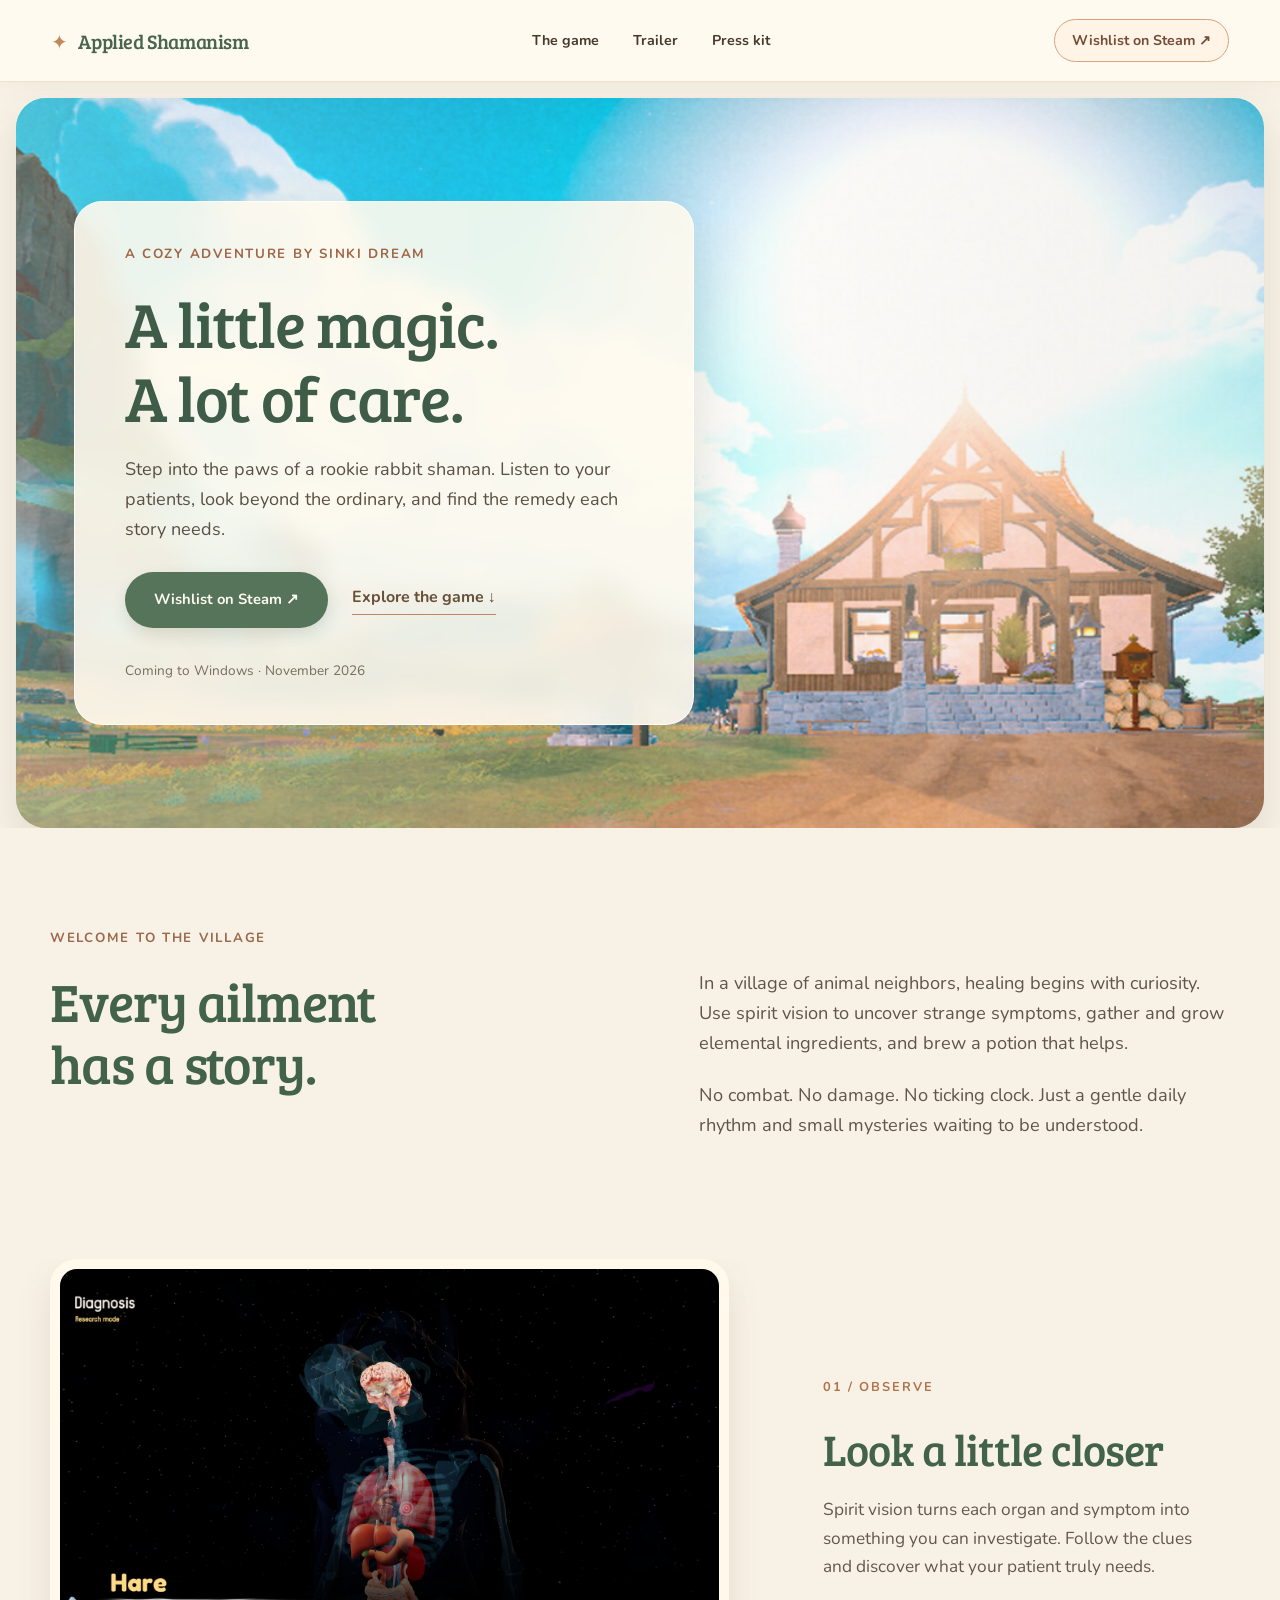
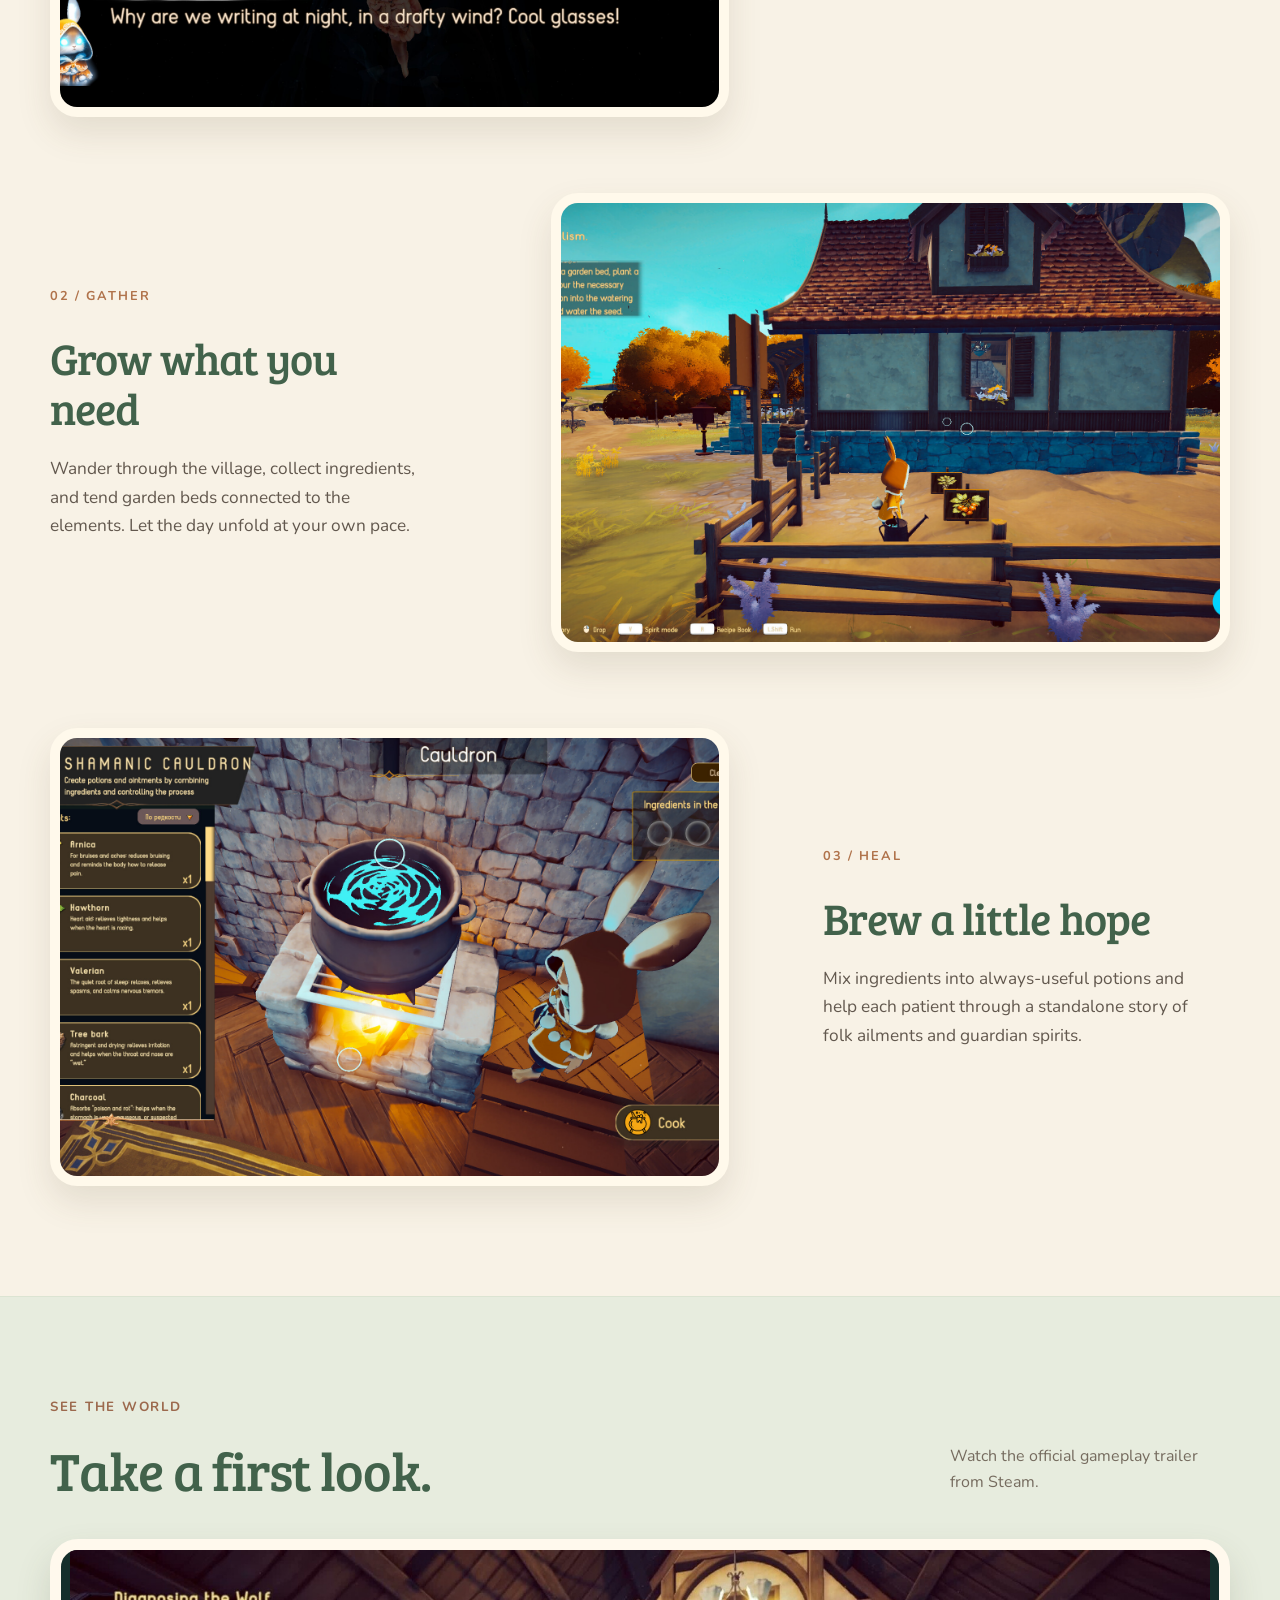
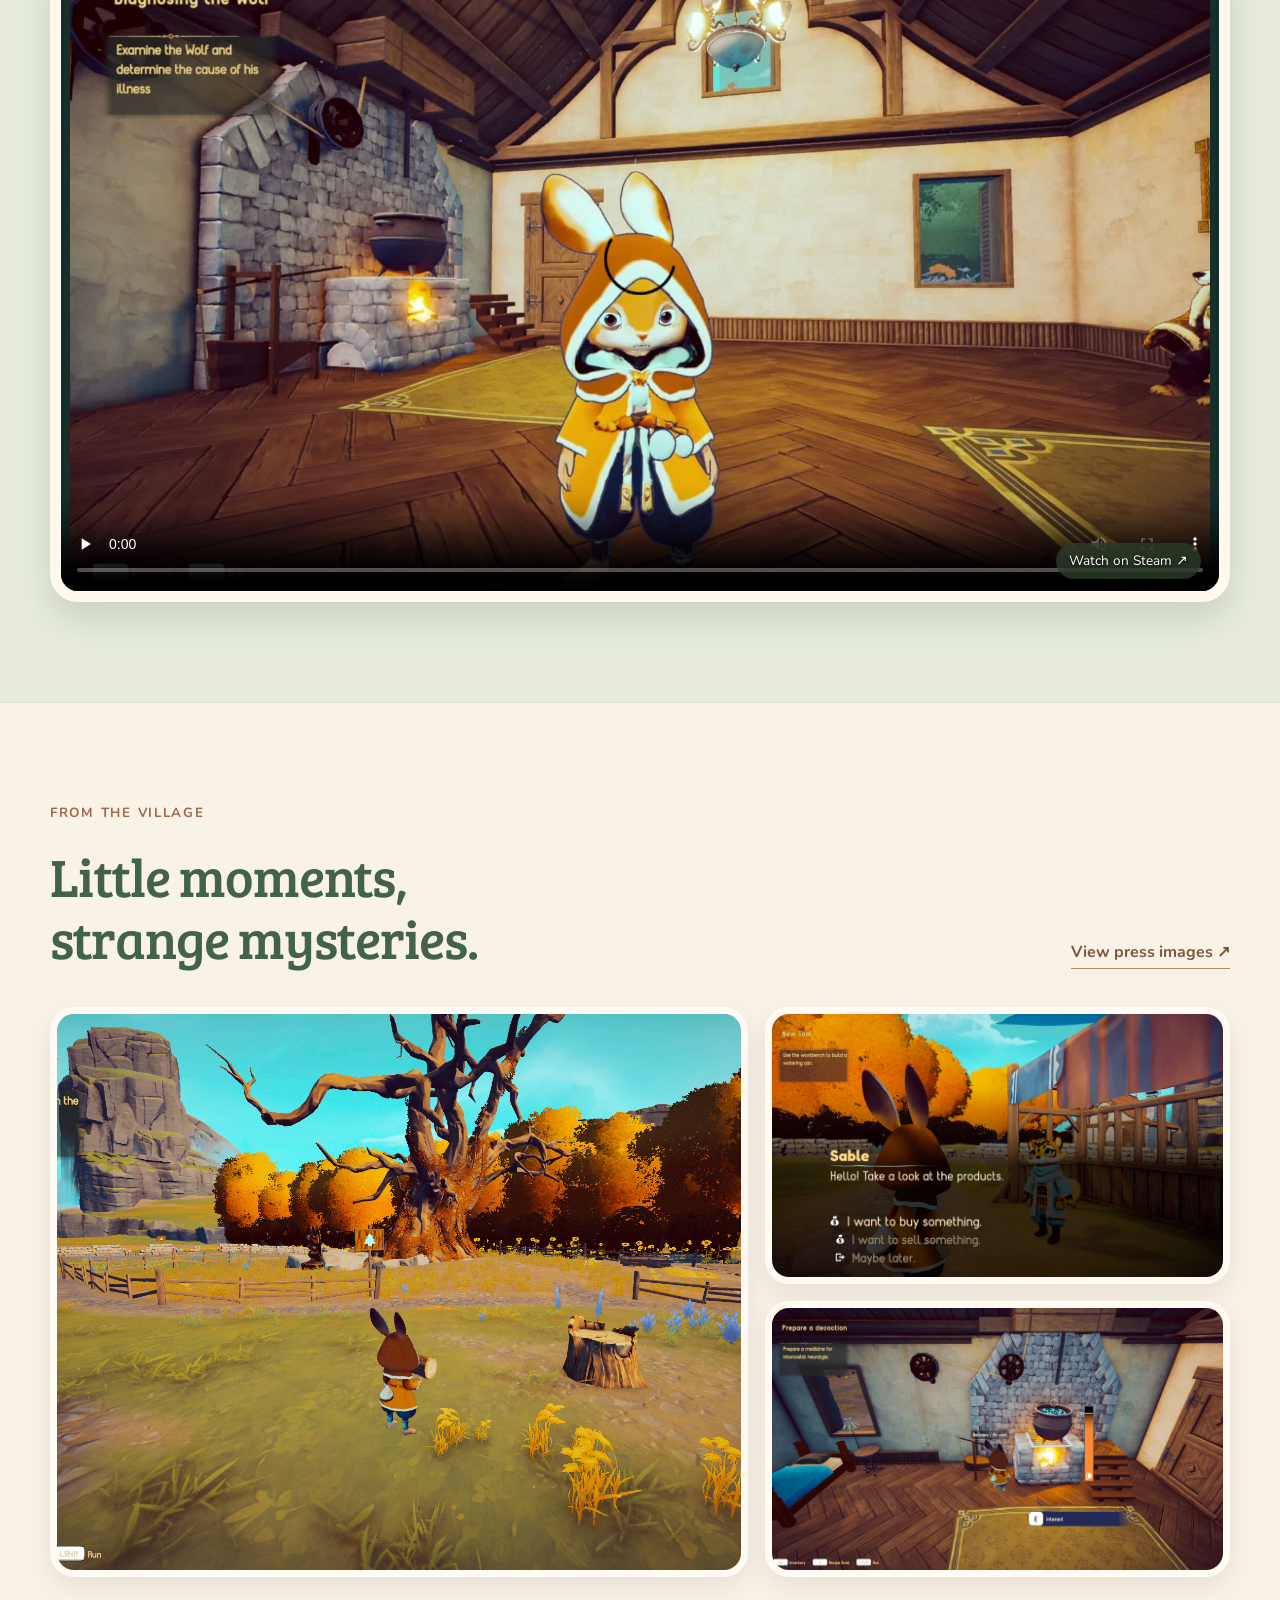
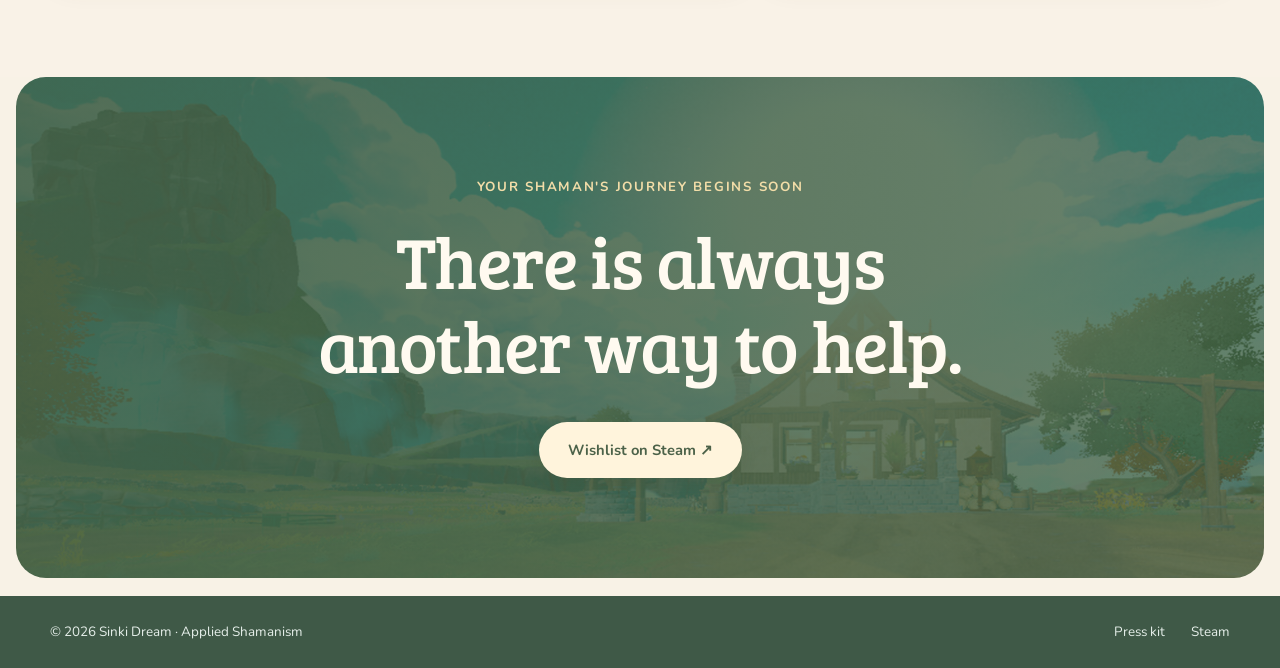
<file: index.html>
<!doctype html>
<html lang="en"><head><meta charset="utf-8"><meta name="viewport" content="width=device-width,initial-scale=1"><meta name="theme-color" content="#203e39"><meta name="description" content="A cozy 3D adventure about a rookie rabbit shaman, curious patients, spirit vision, and always-useful potions."><title>Applied Shamanism — A little magic. A lot of care.</title><link rel="stylesheet" href="styles.css"><link rel="stylesheet" href="cozy.css"></head>
<body><a class="skip" href="#main">Skip to content</a>
<header class="nav"><a class="brand" href="index.html"><span>✦</span> Applied Shamanism</a><nav aria-label="Main navigation"><a href="#story">The game</a><a href="#trailer">Trailer</a><a href="press.html">Press kit</a></nav><a class="steam-top" href="https://store.steampowered.com/app/4434480/Applied_Shamanism/" target="_blank" rel="noopener noreferrer">Wishlist on Steam ↗</a></header>
<main id="main">
<section class="hero"><div class="hero-art"></div><div class="wrap hero-copy"><p class="eyebrow light">A cozy adventure by Sinki Dream</p><h1>A little magic.<br>A lot of care.</h1><p class="hero-lede">Step into the paws of a rookie rabbit shaman. Listen to your patients, look beyond the ordinary, and find the remedy each story needs.</p><div class="actions"><a class="button light-button" href="https://store.steampowered.com/app/4434480/Applied_Shamanism/" target="_blank" rel="noopener noreferrer">Wishlist on Steam ↗</a><a class="line-link" href="#story">Explore the game ↓</a></div><small>Coming to Windows · November 2026</small></div></section>
<section class="intro section" id="story"><div class="wrap intro-grid"><div><p class="eyebrow">Welcome to the village</p><h2>Every ailment<br>has a story.</h2></div><div><p>In a village of animal neighbors, healing begins with curiosity. Use spirit vision to uncover strange symptoms, gather and grow elemental ingredients, and brew a potion that helps.</p><p>No combat. No damage. No ticking clock. Just a gentle daily rhythm and small mysteries waiting to be understood.</p></div></div></section>
<section class="features wrap" aria-label="Game features"><article class="feature"><img data-shot="3" alt="Spirit vision diagnosis in Applied Shamanism" loading="lazy"><div><span>01 / Observe</span><h3>Look a little closer</h3><p>Spirit vision turns each organ and symptom into something you can investigate. Follow the clues and discover what your patient truly needs.</p></div></article><article class="feature reverse"><img data-shot="7" alt="Gardening in Applied Shamanism" loading="lazy"><div><span>02 / Gather</span><h3>Grow what you need</h3><p>Wander through the village, collect ingredients, and tend garden beds connected to the elements. Let the day unfold at your own pace.</p></div></article><article class="feature"><img data-shot="9" alt="Brewing a potion in Applied Shamanism" loading="lazy"><div><span>03 / Heal</span><h3>Brew a little hope</h3><p>Mix ingredients into always-useful potions and help each patient through a standalone story of folk ailments and guardian spirits.</p></div></article></section>
<section class="trailer section" id="trailer"><div class="wrap"><div class="section-head"><div><p class="eyebrow">See the world</p><h2>Take a first look.</h2></div><p>Watch the official gameplay trailer from Steam.</p></div><div class="video-box"><video id="steam-trailer" controls playsinline preload="none" poster="media/trailer-poster.jpg" aria-label="Applied Shamanism gameplay trailer"></video><a href="https://store.steampowered.com/app/4434480/Applied_Shamanism/" target="_blank" rel="noopener noreferrer">Watch on Steam ↗</a></div></div></section>
<section class="gallery section"><div class="wrap"><div class="section-head"><div><p class="eyebrow">From the village</p><h2>Little moments,<br>strange mysteries.</h2></div><a class="line-link" href="press.html#media">View press images ↗</a></div><div class="gallery-grid"><a data-shot-link="0" target="_blank" rel="noopener noreferrer"><img data-shot="0" alt="Applied Shamanism screenshot" loading="lazy"></a><a data-shot-link="4" target="_blank" rel="noopener noreferrer"><img data-shot="4" alt="Applied Shamanism screenshot" loading="lazy"></a><a data-shot-link="8" target="_blank" rel="noopener noreferrer"><img data-shot="8" alt="Applied Shamanism screenshot" loading="lazy"></a></div></div></section>
<section class="closing section"><div class="wrap"><p class="eyebrow light">Your shaman's journey begins soon</p><h2>There is always<br>another way to help.</h2><a class="button light-button" href="https://store.steampowered.com/app/4434480/Applied_Shamanism/" target="_blank" rel="noopener noreferrer">Wishlist on Steam ↗</a></div></section></main>
<footer class="footer"><div class="wrap"><span>© 2026 Sinki Dream · Applied Shamanism</span><div><a href="press.html">Press kit</a><a href="https://store.steampowered.com/app/4434480/Applied_Shamanism/" target="_blank" rel="noopener noreferrer">Steam</a></div></div></footer><script src="site.js"></script></body></html>
</file>
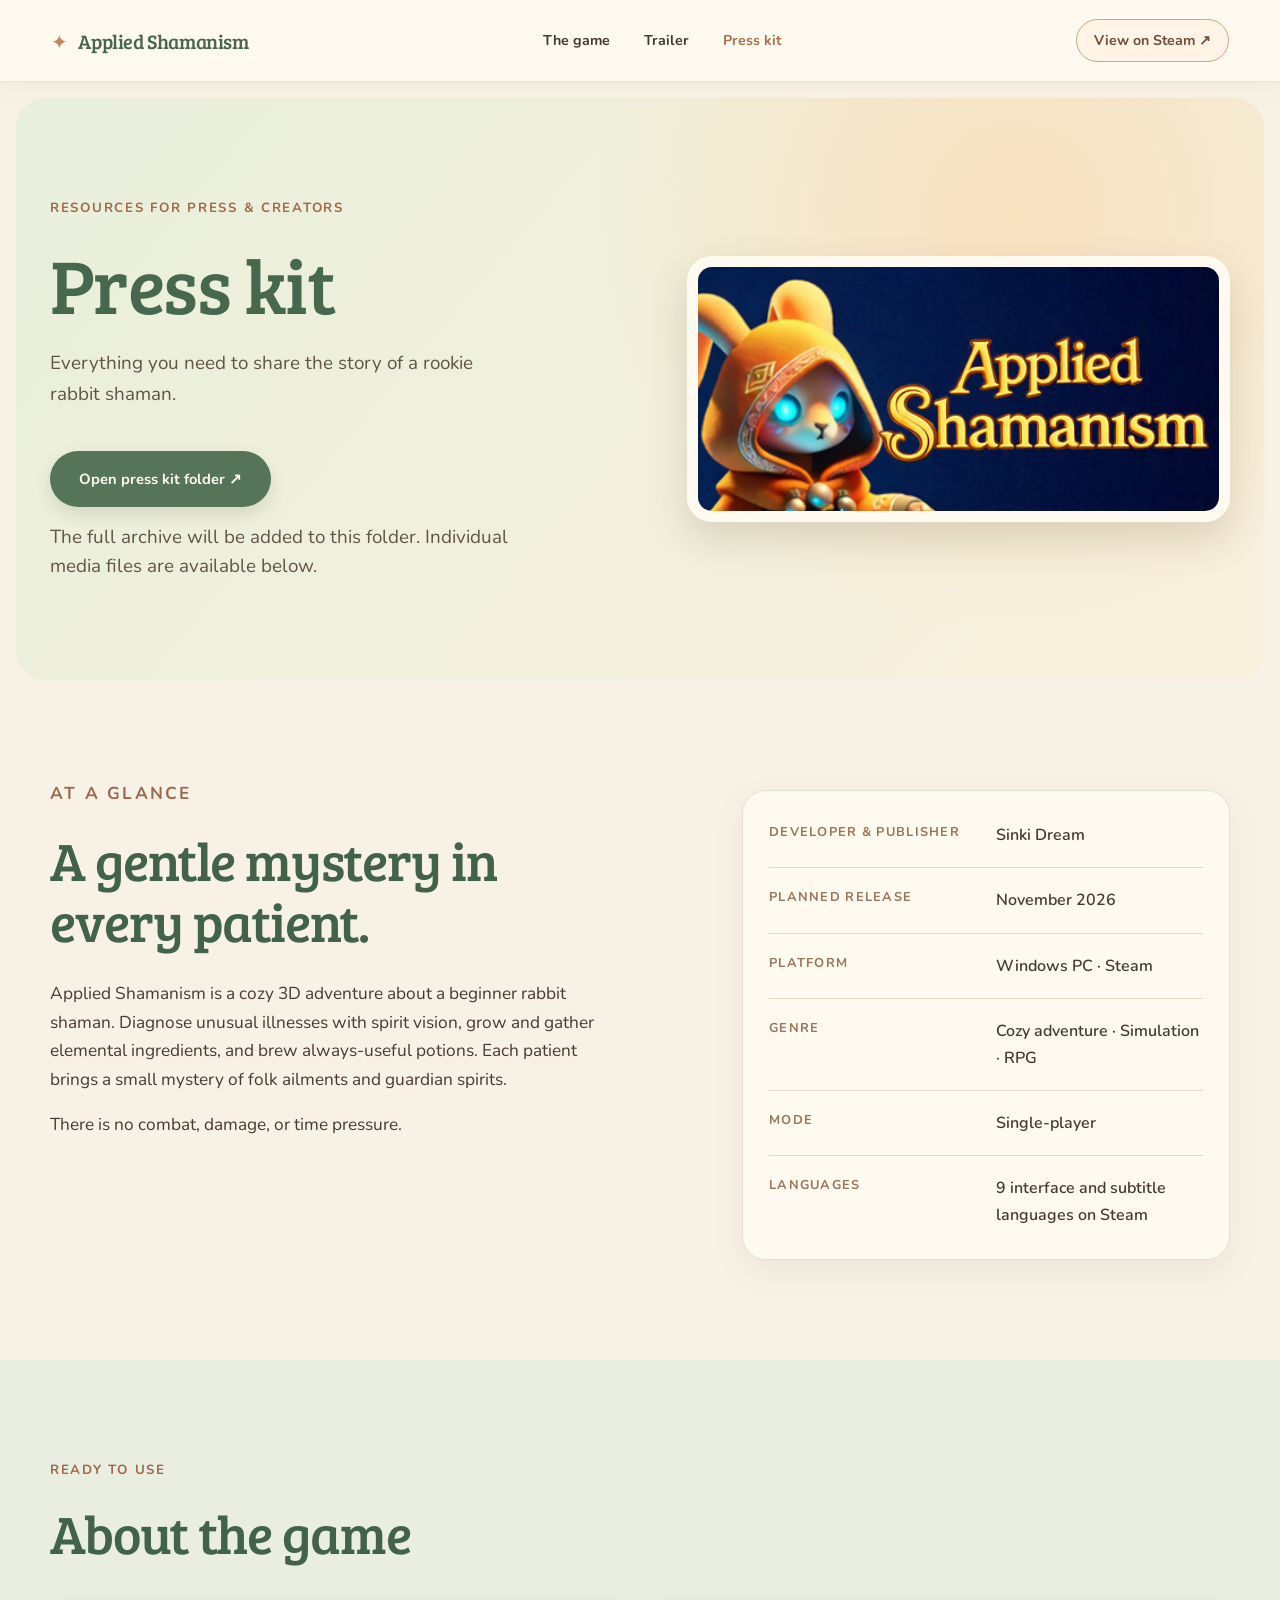
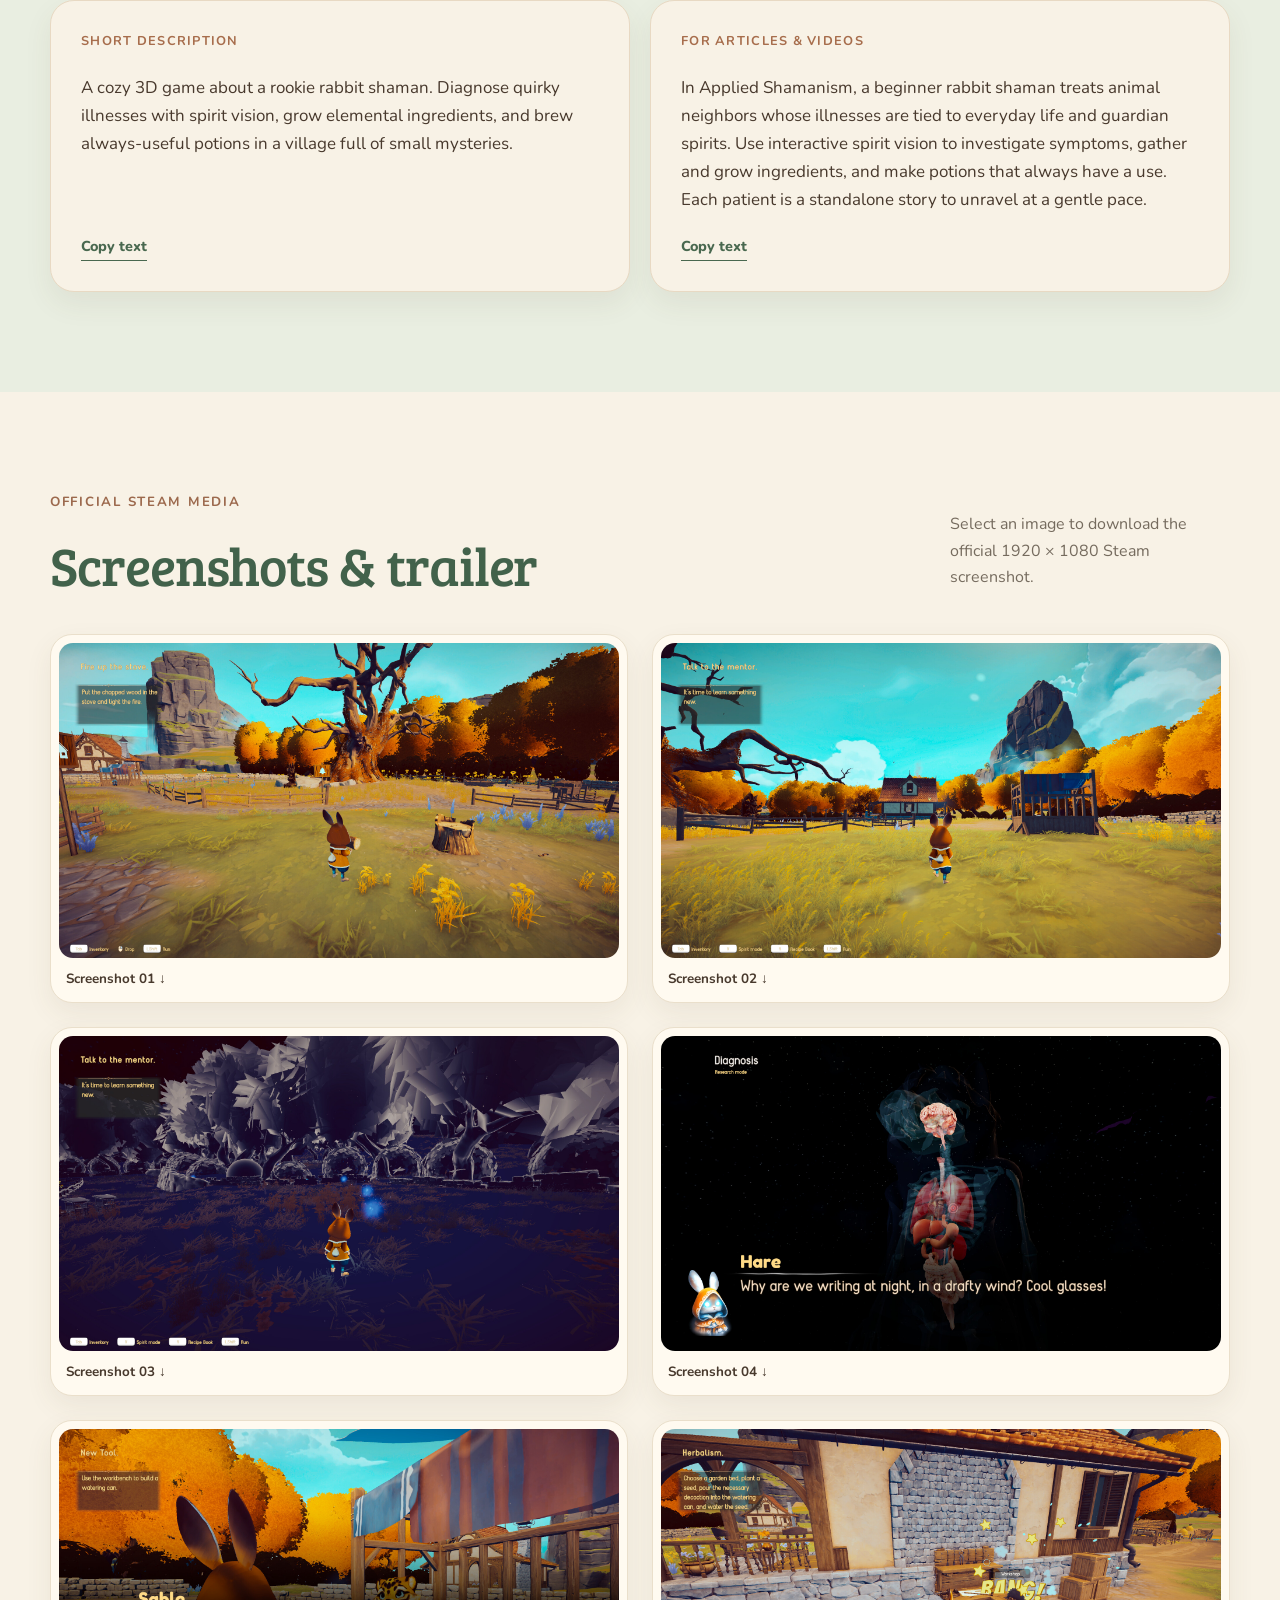
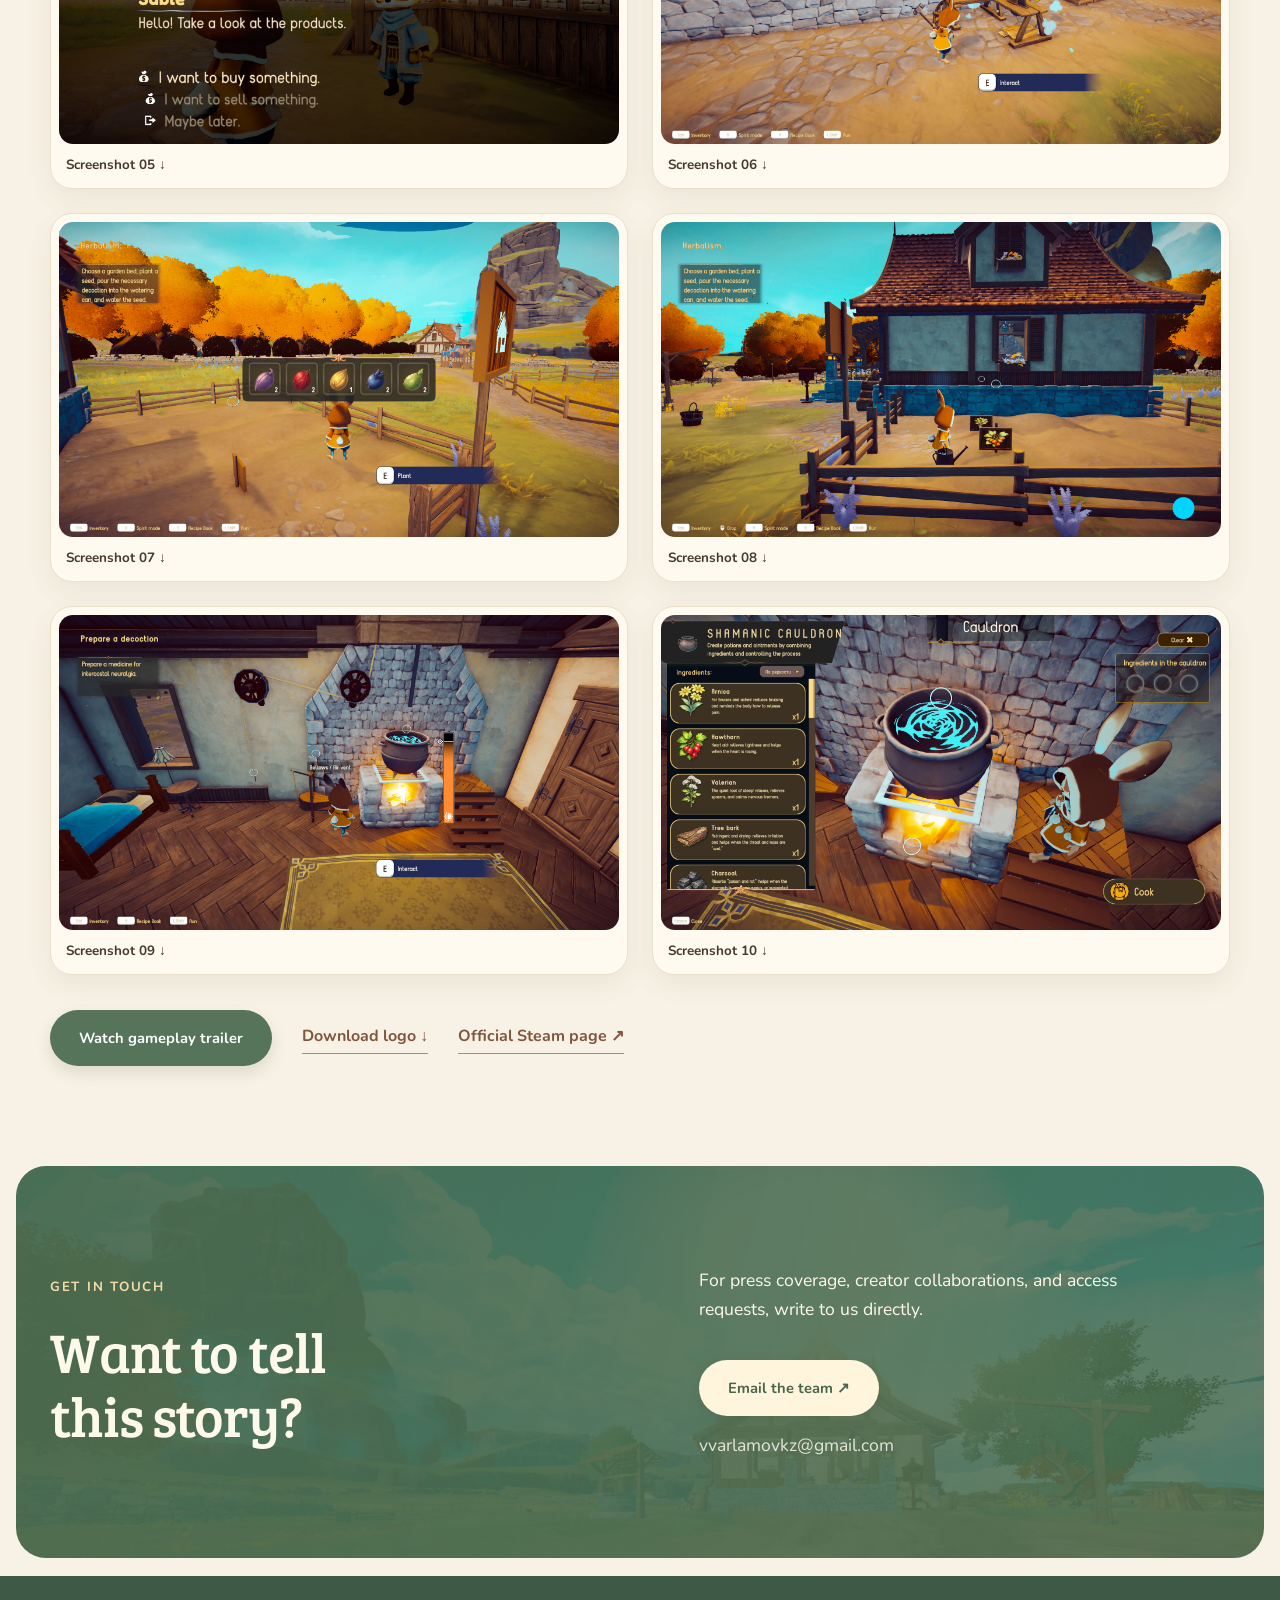
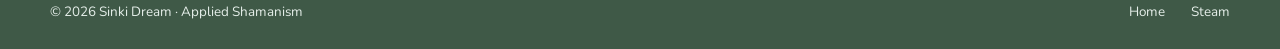
<file: press.html>
<!doctype html>
<html lang="en"><head><meta charset="utf-8"><meta name="viewport" content="width=device-width,initial-scale=1"><meta name="theme-color" content="#203e39"><meta name="description" content="Official facts, screenshots and trailer links for Applied Shamanism by Sinki Dream."><title>Press Kit — Applied Shamanism</title><link rel="stylesheet" href="styles.css"><link rel="stylesheet" href="cozy.css"></head>
<body><a class="skip" href="#main">Skip to content</a><header class="nav"><a class="brand" href="index.html"><span>✦</span> Applied Shamanism</a><nav aria-label="Main navigation"><a href="index.html#story">The game</a><a href="index.html#trailer">Trailer</a><a href="press.html" aria-current="page">Press kit</a></nav><a class="steam-top" href="https://store.steampowered.com/app/4434480/Applied_Shamanism/" target="_blank" rel="noopener noreferrer">View on Steam ↗</a></header>
<main id="main"><section class="press-hero section"><div class="wrap press-hero-grid"><div><p class="eyebrow light">Resources for press & creators</p><h1>Press kit</h1><p>Everything you need to share the story of a rookie rabbit shaman.</p><a class="button light-button" href="https://drive.google.com/drive/folders/1T0v1bz1Yfa0YmZu11VCJZjujCh3SVGoo" target="_blank" rel="noopener noreferrer">Open press kit folder ↗</a><p class="press-folder-note">The full archive will be added to this folder. Individual media files are available below.</p></div><img src="media/steam-header.jpg" alt="Applied Shamanism official Steam header"></div></section>
<section class="section"><div class="wrap press-columns"><div><p class="eyebrow">At a glance</p><h2>A gentle mystery in every patient.</h2><p>Applied Shamanism is a cozy 3D adventure about a beginner rabbit shaman. Diagnose unusual illnesses with spirit vision, grow and gather elemental ingredients, and brew always-useful potions. Each patient brings a small mystery of folk ailments and guardian spirits.</p><p>There is no combat, damage, or time pressure.</p></div><dl class="facts"><div><dt>Developer & publisher</dt><dd>Sinki Dream</dd></div><div><dt>Planned release</dt><dd>November 2026</dd></div><div><dt>Platform</dt><dd>Windows PC · Steam</dd></div><div><dt>Genre</dt><dd>Cozy adventure · Simulation · RPG</dd></div><div><dt>Mode</dt><dd>Single-player</dd></div><div><dt>Languages</dt><dd>9 interface and subtitle languages on Steam</dd></div></dl></div></section>
<section class="copy-section section"><div class="wrap"><p class="eyebrow">Ready to use</p><h2>About the game</h2><div class="copy-grid"><div class="copy-card"><span>Short description</span><p>A cozy 3D game about a rookie rabbit shaman. Diagnose quirky illnesses with spirit vision, grow elemental ingredients, and brew always-useful potions in a village full of small mysteries.</p><button type="button" data-copy>Copy text</button></div><div class="copy-card"><span>For articles & videos</span><p>In Applied Shamanism, a beginner rabbit shaman treats animal neighbors whose illnesses are tied to everyday life and guardian spirits. Use interactive spirit vision to investigate symptoms, gather and grow ingredients, and make potions that always have a use. Each patient is a standalone story to unravel at a gentle pace.</p><button type="button" data-copy>Copy text</button></div></div></div></section>
<section class="section" id="media"><div class="wrap"><div class="section-head"><div><p class="eyebrow">Official Steam media</p><h2>Screenshots & trailer</h2></div><p>Select an image to download the official 1920 × 1080 Steam screenshot.</p></div><div class="press-gallery">
<a data-shot-link="0" target="_blank" rel="noopener noreferrer"><img data-shot="0" alt="Applied Shamanism screenshot 1" loading="lazy"><span>Screenshot 01 ↓</span></a>
<a data-shot-link="1" target="_blank" rel="noopener noreferrer"><img data-shot="1" alt="Applied Shamanism screenshot 2" loading="lazy"><span>Screenshot 02 ↓</span></a>
<a data-shot-link="2" target="_blank" rel="noopener noreferrer"><img data-shot="2" alt="Applied Shamanism screenshot 3" loading="lazy"><span>Screenshot 03 ↓</span></a>
<a data-shot-link="3" target="_blank" rel="noopener noreferrer"><img data-shot="3" alt="Applied Shamanism screenshot 4" loading="lazy"><span>Screenshot 04 ↓</span></a>
<a data-shot-link="4" target="_blank" rel="noopener noreferrer"><img data-shot="4" alt="Applied Shamanism screenshot 5" loading="lazy"><span>Screenshot 05 ↓</span></a>
<a data-shot-link="5" target="_blank" rel="noopener noreferrer"><img data-shot="5" alt="Applied Shamanism screenshot 6" loading="lazy"><span>Screenshot 06 ↓</span></a>
<a data-shot-link="6" target="_blank" rel="noopener noreferrer"><img data-shot="6" alt="Applied Shamanism screenshot 7" loading="lazy"><span>Screenshot 07 ↓</span></a>
<a data-shot-link="7" target="_blank" rel="noopener noreferrer"><img data-shot="7" alt="Applied Shamanism screenshot 8" loading="lazy"><span>Screenshot 08 ↓</span></a>
<a data-shot-link="8" target="_blank" rel="noopener noreferrer"><img data-shot="8" alt="Applied Shamanism screenshot 9" loading="lazy"><span>Screenshot 09 ↓</span></a>
<a data-shot-link="9" target="_blank" rel="noopener noreferrer"><img data-shot="9" alt="Applied Shamanism screenshot 10" loading="lazy"><span>Screenshot 10 ↓</span></a></div><div class="media-links"><a class="button dark-button" href="index.html#trailer">Watch gameplay trailer</a><a class="line-link" href="media/logo.png" download="applied-shamanism-logo.png">Download logo ↓</a><a class="line-link" href="https://store.steampowered.com/app/4434480/Applied_Shamanism/" target="_blank" rel="noopener noreferrer">Official Steam page ↗</a></div></div></section>
<section class="contact section"><div class="wrap contact-grid"><div><p class="eyebrow light">Get in touch</p><h2>Want to tell<br>this story?</h2></div><div><p>For press coverage, creator collaborations, and access requests, write to us directly.</p><a class="button light-button" href="mailto:vvarlamovkz@gmail.com?subject=Applied%20Shamanism%20press%20inquiry">Email the team ↗</a><p class="press-folder-note">vvarlamovkz@gmail.com</p></div></div></section></main>
<footer class="footer"><div class="wrap"><span>© 2026 Sinki Dream · Applied Shamanism</span><div><a href="index.html">Home</a><a href="https://store.steampowered.com/app/4434480/Applied_Shamanism/" target="_blank" rel="noopener noreferrer">Steam</a></div></div></footer><script src="site.js"></script></body></html>
</file>
<file: styles.css>
:root{--forest:#203f3a;--dark:#16312d;--cream:#f6f0e4;--paper:#fcf9f1;--ink:#263e37;--muted:#6d786f;--line:#d8dfd4}
*{box-sizing:border-box}html{scroll-behavior:smooth}body{margin:0;background:var(--paper);color:var(--ink);font:16px/1.65 'DM Sans',Arial,sans-serif}a{color:inherit}img{display:block;max-width:100%}h1,h2,h3,p{margin-top:0}h1,h2,h3{font-family:Fraunces,Georgia,serif;font-weight:500;line-height:1.08;letter-spacing:-.035em}.wrap{width:min(1180px,calc(100% - 64px));margin-inline:auto}.section{padding-block:105px}.eyebrow{font-size:.8rem;font-weight:700;letter-spacing:.18em;text-transform:uppercase;color:#8a765b;margin-bottom:20px}.eyebrow.light{color:#e9d6ad}.skip{position:absolute;top:-80px;left:12px;background:white;padding:10px;z-index:20}.skip:focus{top:12px}
.nav{height:82px;padding-inline:4vw;display:flex;align-items:center;justify-content:space-between;gap:24px;background:var(--paper);position:relative;z-index:2}.brand{font:600 1.25rem Fraunces,Georgia,serif;text-decoration:none;white-space:nowrap}.brand span{color:#ac7f46;margin-right:7px}.nav nav{display:flex;gap:34px}.nav nav a,.steam-top{font-size:.89rem;font-weight:700;text-decoration:none;white-space:nowrap}.nav nav a:hover,.nav nav a[aria-current]{color:#9c7043}.steam-top{border-bottom:1px solid currentColor;padding-bottom:3px}
.hero{height:calc(100svh - 82px);min-height:660px;max-height:890px;display:flex;align-items:center;background:var(--forest);color:white;position:relative;overflow:hidden}.hero-art{position:absolute;inset:0;background:linear-gradient(90deg,rgba(13,46,40,.94),rgba(13,46,40,.70) 44%,rgba(13,46,40,.12)),linear-gradient(0deg,rgba(13,40,36,.45),transparent 40%),url('media/library-hero.jpg') center/cover no-repeat}.hero-copy{position:relative;padding-block:55px}.hero h1{font-size:clamp(4rem,8.5vw,8rem);color:#fff4df;margin-bottom:28px}.hero-lede{font-size:1.2rem;max-width:560px;color:#f2ede2}.actions{display:flex;align-items:center;gap:35px;margin-top:35px}.button{display:inline-flex;align-items:center;min-height:56px;padding:13px 25px;text-decoration:none;font-size:.92rem;font-weight:700;transition:transform .2s,background .2s}.button:hover{transform:translateY(-2px)}.light-button{background:var(--cream);color:var(--dark)}.light-button:hover{background:white}.dark-button{background:var(--forest);color:white}.dark-button:hover{background:#315950}.line-link{text-decoration:none;border-bottom:1px solid currentColor;padding-bottom:3px;font-weight:700}.hero small{display:block;margin-top:50px;color:#e3dfd1;font-size:.85rem}
.intro-grid{display:grid;grid-template-columns:1fr 1fr;gap:10%}.intro h2,.section-head h2,.press-columns h2,.copy-section h2{font-size:clamp(3rem,5vw,5.3rem);margin-bottom:0}.intro-grid>div:last-child{padding-top:40px;font-size:1.13rem}.intro-grid p+p{margin-top:22px}.features{padding-bottom:110px}.feature{display:grid;grid-template-columns:1.25fr .75fr;align-items:center;gap:9%;margin-bottom:90px}.feature:last-child{margin-bottom:0}.feature.reverse{grid-template-columns:.75fr 1.25fr}.feature.reverse img{order:2}.feature img{width:100%;aspect-ratio:1.48;object-fit:cover;background:#d8e0d7}.feature>div{max-width:370px}.feature span{display:block;color:#9c7a4d;font-size:.8rem;font-weight:700;letter-spacing:.16em;text-transform:uppercase;margin-bottom:26px}.feature h3{font-size:clamp(2.7rem,4vw,4.3rem);margin-bottom:22px}.feature p{font-size:1.08rem}.trailer,.copy-section{background:#e9eee7}.section-head{display:flex;justify-content:space-between;align-items:end;gap:30px;margin-bottom:38px}.section-head>p{max-width:280px;margin-bottom:5px;color:var(--muted)}.video-box{position:relative;aspect-ratio:16/9;max-height:665px;background:#152f2b}.video-box video{display:block;width:100%;height:100%}.video-box>a{position:absolute;bottom:12px;right:18px;color:white;font-size:.85rem;text-shadow:0 1px 3px #000}.gallery-grid{display:grid;grid-template-columns:1.5fr 1fr;grid-template-rows:1fr 1fr;gap:16px;height:570px}.gallery-grid a{overflow:hidden;background:#d7e1d7}.gallery-grid a:first-child{grid-row:span 2}.gallery-grid img{width:100%;height:100%;object-fit:cover;transition:transform .5s}.gallery-grid a:hover img{transform:scale(1.04)}.closing{text-align:center;color:var(--cream);background:linear-gradient(90deg,rgba(22,56,50,.96),rgba(22,56,50,.78)),url('media/library-hero.jpg') center/cover}.closing h2{font-size:clamp(3.6rem,7vw,7rem);margin-bottom:35px}.footer{background:var(--dark);color:#e5eee9;padding-block:25px;font-size:.84rem}.footer>.wrap,.footer .wrap>div{display:flex;justify-content:space-between;gap:26px}.footer a{text-decoration:none}.footer a:hover{text-decoration:underline}
.press-hero{background:var(--forest);color:var(--cream)}.press-hero-grid{display:grid;grid-template-columns:1fr 1fr;align-items:center;gap:8%}.press-hero h1{font-size:clamp(5rem,8vw,8rem);margin-bottom:20px}.press-hero p:not(.eyebrow){font-size:1.18rem;max-width:460px}.press-hero .button{margin-top:22px}.press-hero img{width:100%;box-shadow:22px 22px 0 rgba(216,170,101,.28)}.press-columns{display:grid;grid-template-columns:1fr .85fr;gap:12%}.press-columns h2{margin-bottom:28px}.press-columns p{font-size:1.08rem}.facts{margin:10px 0 0;border-top:1px solid var(--line)}.facts>div{display:grid;grid-template-columns:1fr 1fr;gap:20px;border-bottom:1px solid var(--line);padding:19px 0}.facts dt{font-size:.8rem;text-transform:uppercase;letter-spacing:.1em;font-weight:700;color:#80765f}.facts dd{margin:0;font-weight:600}.copy-section h2{margin-bottom:36px}.copy-grid{display:grid;grid-template-columns:1fr 1fr;gap:20px}.copy-card{background:var(--paper);min-height:285px;padding:30px;display:flex;flex-direction:column;align-items:start}.copy-card span{font-size:.8rem;letter-spacing:.1em;text-transform:uppercase;color:#8a704e;font-weight:700}.copy-card p{font-size:1.06rem;margin:22px 0;flex:1}.copy-card button{font:700 .85rem 'DM Sans',Arial,sans-serif;color:var(--forest);background:none;border:0;border-bottom:1px solid currentColor;padding:0 0 4px;cursor:pointer}.press-gallery{display:grid;grid-template-columns:repeat(2,1fr);gap:22px}.press-gallery a{text-decoration:none;font-size:.84rem;font-weight:700}.press-gallery img{width:100%;aspect-ratio:16/9;object-fit:cover;background:#d7e1d7}.press-gallery span{display:block;padding-block:8px}.media-links{display:flex;align-items:center;gap:30px;margin-top:35px}.contact{background:var(--forest);color:var(--cream)}.contact-grid{display:grid;grid-template-columns:1fr 1fr;align-items:center;gap:10%}.contact h2{font-size:clamp(3rem,5vw,5.5rem);margin:0}.contact p:not(.eyebrow){font-size:1.1rem;max-width:480px}.contact .button{margin-top:18px}
@media(max-width:900px){.nav nav{gap:16px}.steam-top{display:none}.section{padding-block:80px}.feature,.feature.reverse{gap:6%}.gallery-grid{height:450px}}@media(max-width:650px){.wrap{width:min(calc(100% - 36px),500px)}.nav{height:72px;padding-inline:18px}.brand{font-size:1rem}.brand span{margin-right:2px}.nav nav{gap:14px}.nav nav a{font-size:.76rem}.nav nav a:first-child{display:none}.hero{height:auto;min-height:680px}.hero-art{background:linear-gradient(90deg,rgba(13,46,40,.87),rgba(13,46,40,.48)),linear-gradient(0deg,rgba(13,40,36,.55),transparent 70%),url('media/library-hero.jpg') 60% center/cover}.hero h1{font-size:clamp(2.85rem,12vw,3.4rem)}.hero-lede{font-size:1.05rem}.actions{align-items:start;flex-direction:column;gap:24px}.hero small{margin-top:34px}.intro-grid,.feature,.feature.reverse,.press-hero-grid,.press-columns,.contact-grid{grid-template-columns:1fr;gap:28px}.intro-grid>div:last-child{padding:0}.feature{margin-bottom:60px}.feature.reverse img{order:0}.feature>div{max-width:none}.feature h3{font-size:2.8rem}.section-head{display:block}.section-head>.line-link{display:inline-block;margin-top:18px}.gallery-grid{height:auto;grid-template-columns:1fr 1fr;grid-template-rows:auto}.gallery-grid a:first-child{grid-column:span 2;grid-row:auto}.gallery-grid a{aspect-ratio:1.4}.gallery-grid a:first-child{aspect-ratio:1.5}.press-hero img{box-shadow:12px 12px 0 rgba(216,170,101,.28)}.copy-grid,.press-gallery{grid-template-columns:1fr}.copy-card{min-height:0}.media-links{align-items:start;flex-direction:column;gap:22px}.footer>.wrap{display:block}.footer .wrap>div{margin-top:10px}.section{padding-block:65px}}@media(prefers-reduced-motion:reduce){html{scroll-behavior:auto}*,*:before,*:after{transition:none!important;animation:none!important}}
</file>
<file: cozy.css>
@import url('https://fonts.googleapis.com/css2?family=Bree+Serif&family=Nunito:wght@400;500;600;700;800&display=swap');

/* A warm field-journal skin over the shared responsive layout. */
:root {
  --forest: #496c52;
  --dark: #3f5d49;
  --cream: #fff9ec;
  --paper: #f8f2e6;
  --ink: #48392d;
  --muted: #756b5e;
  --line: #e5d9c5;
}
body {
  color: var(--ink);
  background: var(--paper);
  font-family: Nunito, Arial, sans-serif;
}
h1, h2, h3, .brand {
  font-family: 'Bree Serif', Georgia, serif;
  font-weight: 400;
  letter-spacing: -.02em;
}
h1, h2, h3 { line-height: 1.15; }
.section { padding-block: 100px; }
.eyebrow {
  color: #9c694d;
  font-size: .83rem;
  letter-spacing: .13em;
}
.eyebrow.light { color: #f2dda8; }
.nav {
  background: #fffaf0;
  border-bottom: 1px solid #eee2cc;
  box-shadow: 0 4px 22px rgba(96, 67, 40, .05);
}
.brand { color: #486550; }
.brand span { color: #c48858; }
.nav nav a, .steam-top { font-family: Nunito, Arial, sans-serif; }
.nav nav a:hover, .nav nav a[aria-current] { color: #ad6b45; }
.steam-top {
  border: 1px solid #d5a37d;
  border-radius: 999px;
  padding: 9px 17px;
  background: #fff4e6;
  color: #744c37;
  transition: background .2s, transform .2s;
}
.steam-top:hover { background: #ffe8d0; transform: translateY(-2px); }
.button {
  border-radius: 999px;
  padding-inline: 29px;
  box-shadow: 0 7px 16px rgba(65, 68, 42, .14);
  font-family: Nunito, Arial, sans-serif;
}
.light-button {
  color: #fffaf0;
  background: #55745a;
}
.light-button:hover { background: #436248; }
.dark-button { background: #55745a; }
.dark-button:hover { background: #436248; }
.line-link { color: #80563e; border-color: #bc8766; }
.hero {
  width: min(1500px, calc(100% - 32px));
  height: min(730px, calc(100svh - 112px));
  min-height: 650px;
  max-height: none;
  margin: 16px auto 0;
  border-radius: 30px;
  background: #d9dfc9;
  box-shadow: 0 19px 42px rgba(68, 61, 43, .13);
}
.hero-art {
  background:
    linear-gradient(90deg, rgba(232, 231, 206, .32), rgba(249, 237, 203, .06) 48%, rgba(90, 79, 56, .07)),
    url('media/library-hero.jpg') center / cover no-repeat;
}
.hero-copy {
  width: min(620px, calc(100% - 64px));
  margin-left: max(4.5vw, calc((100vw - 1180px) / 2));
  margin-right: auto;
  padding: 42px 50px;
  color: #493a2f;
  background: rgba(255, 250, 238, .9);
  border: 1px solid rgba(255, 255, 255, .85);
  border-radius: 28px;
  box-shadow: 0 20px 52px rgba(63, 69, 45, .17);
  backdrop-filter: blur(12px);
}
.hero .eyebrow.light { color: #a16647; }
.hero h1 {
  font-size: clamp(3.4rem, 5vw, 5.5rem);
  color: #3e5c47;
  margin-bottom: 22px;
}
.hero-lede {
  font-size: 1.13rem;
  line-height: 1.65;
  color: #5b5045;
}
.hero .line-link { color: #675037; }
.hero small { color: #786d5d; margin-top: 32px; }
.actions { gap: 24px; margin-top: 27px; }
.intro {
  position: relative;
  background: var(--paper);
}
.intro h2, .section-head h2, .press-columns h2, .copy-section h2 {
  font-size: clamp(2.8rem, 4.2vw, 4.6rem);
  color: #42624b;
}
.intro-grid > div:last-child {
  color: #60554b;
  font-size: 1.14rem;
}
.features { padding-bottom: 110px; }
.feature { gap: 8%; margin-bottom: 76px; }
.feature img {
  border: 10px solid #fff9eb;
  border-radius: 27px;
  box-shadow: 0 16px 34px rgba(90, 75, 48, .13);
}
.feature span { color: #b0734b; }
.feature h3 {
  color: #42624b;
  font-size: clamp(2.35rem, 3.4vw, 3.6rem);
}
.feature p { color: #62584e; }
.trailer {
  background: #e7ecdE;
  border-block: 1px solid #dce4d2;
}
.video-box {
  overflow: hidden;
  border: 11px solid #fff9ed;
  border-radius: 28px;
  box-shadow: 0 17px 34px rgba(69, 80, 52, .17);
}
.video-box > a {
  border-radius: 999px;
  padding: 7px 13px;
  background: rgba(45, 59, 40, .82);
  text-decoration: none;
}
.gallery { background: #f9f2e7; }
.gallery-grid { gap: 17px; }
.gallery-grid a {
  border: 7px solid #fffbf2;
  border-radius: 24px;
  box-shadow: 0 10px 26px rgba(90, 75, 48, .1);
}
.closing {
  width: min(1500px, calc(100% - 32px));
  margin: 0 auto 18px;
  border-radius: 30px;
  color: #fffaf0;
  background:
    linear-gradient(90deg, rgba(68, 99, 72, .92), rgba(68, 99, 72, .8)),
    url('media/library-hero.jpg') center / cover;
}
.closing h2 { font-size: clamp(3.3rem, 5.7vw, 6rem); }
.closing .light-button {
  color: #4c6249;
  background: #fff4dc;
}
.closing .light-button:hover { background: white; }
.footer { background: #3f5947; }
.press-hero {
  width: min(1500px, calc(100% - 32px));
  margin: 16px auto 0;
  border-radius: 30px;
  color: #493a2f;
  background:
    radial-gradient(circle at 80% 20%, #f8e1bf 0, transparent 38%),
    linear-gradient(130deg, #e8efdc, #f9f0dd);
}
.press-hero .eyebrow.light { color: #a16949; }
.press-hero h1 {
  font-size: clamp(4rem, 6vw, 6rem);
  color: #47684e;
}
.press-hero p:not(.eyebrow) { color: #615547; }
.press-hero img {
  border: 11px solid #fffaf0;
  border-radius: 25px;
  box-shadow: 0 17px 38px rgba(98, 77, 48, .18);
}
.press-columns { gap: 10%; }
.facts {
  background: #fffaf0;
  border: 1px solid #eadfcf;
  border-radius: 24px;
  padding: 12px 26px;
  box-shadow: 0 12px 32px rgba(82, 72, 49, .07);
}
.facts > div:first-child { border-top: 0; }
.facts > div:last-child { border-bottom: 0; }
.facts dt { color: #9d7357; }
.copy-section { background: #e9eee1; }
.copy-card {
  border: 1px solid #e8d9c3;
  border-radius: 24px;
  box-shadow: 0 12px 28px rgba(89, 77, 54, .08);
}
.copy-card span { color: #a76d4c; }
.copy-card button {
  color: #49684f;
  font: 800 .9rem Nunito, Arial, sans-serif;
}
.press-gallery { gap: 24px; }
.press-gallery a {
  padding: 8px;
  background: #fffaf0;
  border: 1px solid #eadfcb;
  border-radius: 22px;
  box-shadow: 0 10px 27px rgba(90, 75, 48, .08);
  transition: transform .2s, box-shadow .2s;
}
.press-gallery a:hover {
  transform: translateY(-3px);
  box-shadow: 0 15px 30px rgba(90, 75, 48, .13);
}
.press-gallery img { border-radius: 14px; }
.press-gallery span { padding: 10px 7px 4px; }
.contact {
  width: min(1500px, calc(100% - 32px));
  margin: 0 auto 18px;
  border-radius: 30px;
  background:
    linear-gradient(105deg, rgba(75, 108, 80, .96), rgba(75, 108, 80, .86)),
    url('media/library-hero.jpg') center / cover;
}
.contact h2 { font-size: clamp(2.8rem, 4.4vw, 4.7rem); }
.contact .light-button {
  color: #49664d;
  background: #fff4dc;
}
@media (max-width: 900px) {
  .hero-copy { margin-left: 5vw; }
}
@media (max-width: 650px) {
  .section { padding-block: 64px; }
  .hero, .press-hero, .closing, .contact {
    width: calc(100% - 16px);
    border-radius: 22px;
    margin-inline: auto;
  }
  .hero {
    height: auto;
    min-height: 700px;
    align-items: flex-end;
    padding-block: 22px;
    margin-top: 8px;
  }
  .hero-art { background-position: 55% center; }
  .hero-copy {
    width: calc(100% - 28px);
    margin: 0 auto;
    padding: 28px 25px 30px;
    border-radius: 22px;
  }
  .hero h1 { font-size: clamp(2.65rem, 11vw, 3.25rem); }
  .hero-lede { font-size: 1rem; }
  .hero .actions { gap: 16px; }
  .hero small { margin-top: 25px; }
  .intro h2, .section-head h2, .press-columns h2, .copy-section h2 {
    font-size: 2.8rem;
  }
  .feature { margin-bottom: 56px; }
  .feature img { border-width: 7px; border-radius: 21px; }
  .feature h3 { font-size: 2.6rem; }
  .gallery-grid { gap: 9px; }
  .gallery-grid a { border-width: 4px; border-radius: 16px; }
  .press-hero { padding-block: 60px; }
  .press-hero h1 { font-size: 4rem; }
  .press-hero img { border-width: 7px; border-radius: 20px; }
  .facts { padding: 5px 18px; }
  .facts > div { grid-template-columns: 1fr; gap: 4px; padding-block: 14px; }
  .copy-card { padding: 24px; }
  .video-box { border-width: 6px; border-radius: 19px; }
  .press-gallery a { border-radius: 16px; }
  .press-gallery img { border-radius: 11px; }
  .closing, .contact { margin-bottom: 8px; }
}
@media (prefers-reduced-motion: reduce) {
  .press-gallery a { transition: none; }
}
.press-folder-note { margin: 1rem 0 0; max-width: 28rem; color: rgba(255, 250, 239, .84); font-size: .92rem; line-height: 1.5; }
</file>
